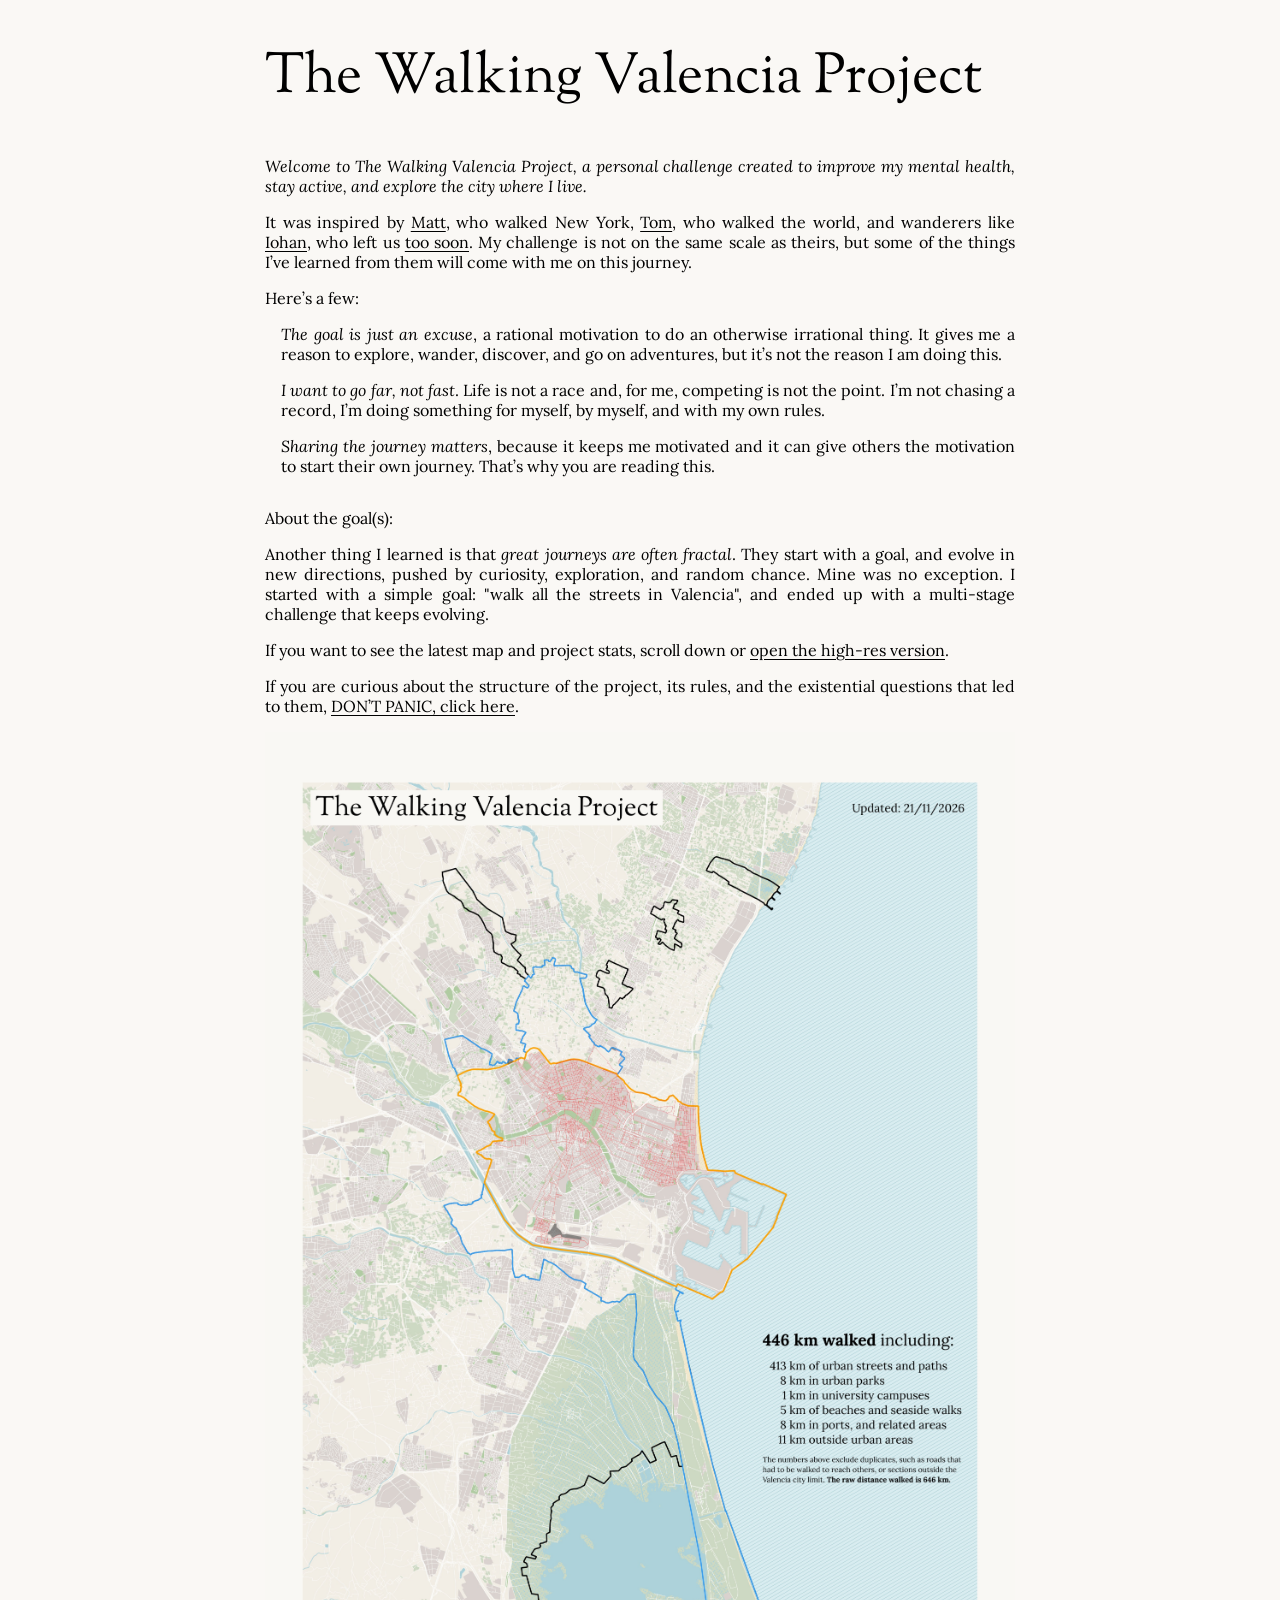
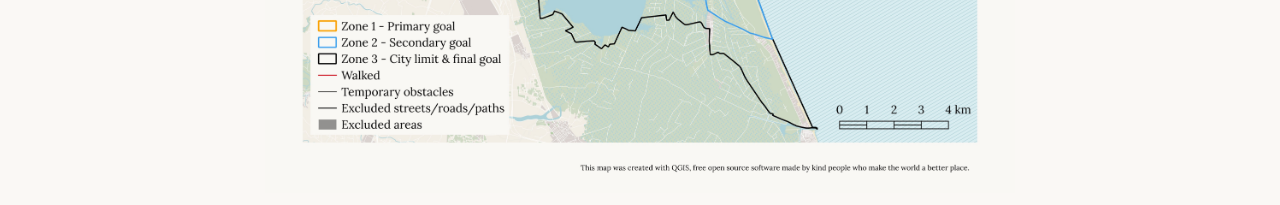
<file: index.html>
<!DOCTYPE html>
<script data-goatcounter="https://marcoserusi.goatcounter.com/count"
        async src="//gc.zgo.at/count.js"></script>
<html lang="en">
	<head>
		<meta charset="utf-8">
		<title>The Walking Valencia Project</title>
		<meta name="viewport" content="width=device-width, initial-scale=1">
		<link rel="stylesheet" href="style.css">
	</head>
	
	<body>
		<main>
			<h1 class="home-title">The Walking Valencia Project</h1>
			<p><em>Welcome to The Walking Valencia Project, a personal challenge created to improve my mental health, stay active, and explore the city where I live.</em></p>
			<p >It was inspired by <a href="https://imjustwalkin.com/" target="_blank" rel="noopener"> Matt</a>, who walked New York, <a href="https://www.instagram.com/theworldwalk" target="_blank" rel="noopener">Tom</a>, who walked the world, and wanderers like <a href="https://www.bikewanderer.com/"target="_blank" rel="noopener">Iohan</a>, who left us <a href="https://www.cyclingabout.com/tribute-to-iohan-gueorguiev-bike-wanderer/"target="_blank" rel="noopener">too soon</a>. My challenge is not on the same scale as theirs, but some of the things I’ve learned from them will come with me on this journey. </p>
			<p>Here’s a few:</p>
			<p class="indent-block"><em>The goal is just an excuse</em>, a rational motivation to do an otherwise irrational thing. It gives me a reason to explore, wander, discover, and go on adventures, but it’s not the reason I am doing this.</p>
			<p class="indent-block"><em>I want to go far, not fast</em>. Life is not a race and, for me, competing is not the point. I’m not chasing a record, I’m doing something for myself, by myself, and with my own rules.</p>
			<p class="indent-block"><em>Sharing the journey matters</em>, because it keeps me motivated and it can give others the motivation to start their own journey. That’s why you are reading this.</p>
			<p class="space-above">About the goal(s):</p>
			<p>Another thing I learned is that <em> great journeys are often fractal</em>. They start with a goal, and evolve in new directions, pushed by curiosity, exploration, and random chance. Mine was no exception. I started with a simple goal: "walk all the streets in Valencia", and ended up with a multi-stage challenge that keeps evolving.</p>
			<p>If you want to see the latest map and project stats, scroll down or <a href="maps/latest_high.jpeg"target="_blank" rel="noopener">open the high-res version</a>.</p> 
			<p>If you are curious about the structure of the project, its rules, and the existential questions that led to them, <a href="42.html"> DON’T PANIC, click here</a>.</p>
			<img src="maps/latest_low.jpeg" alt="map of the streets walked as part of the walking valencia project">
		</main>	
	</body>

</html>
</file>
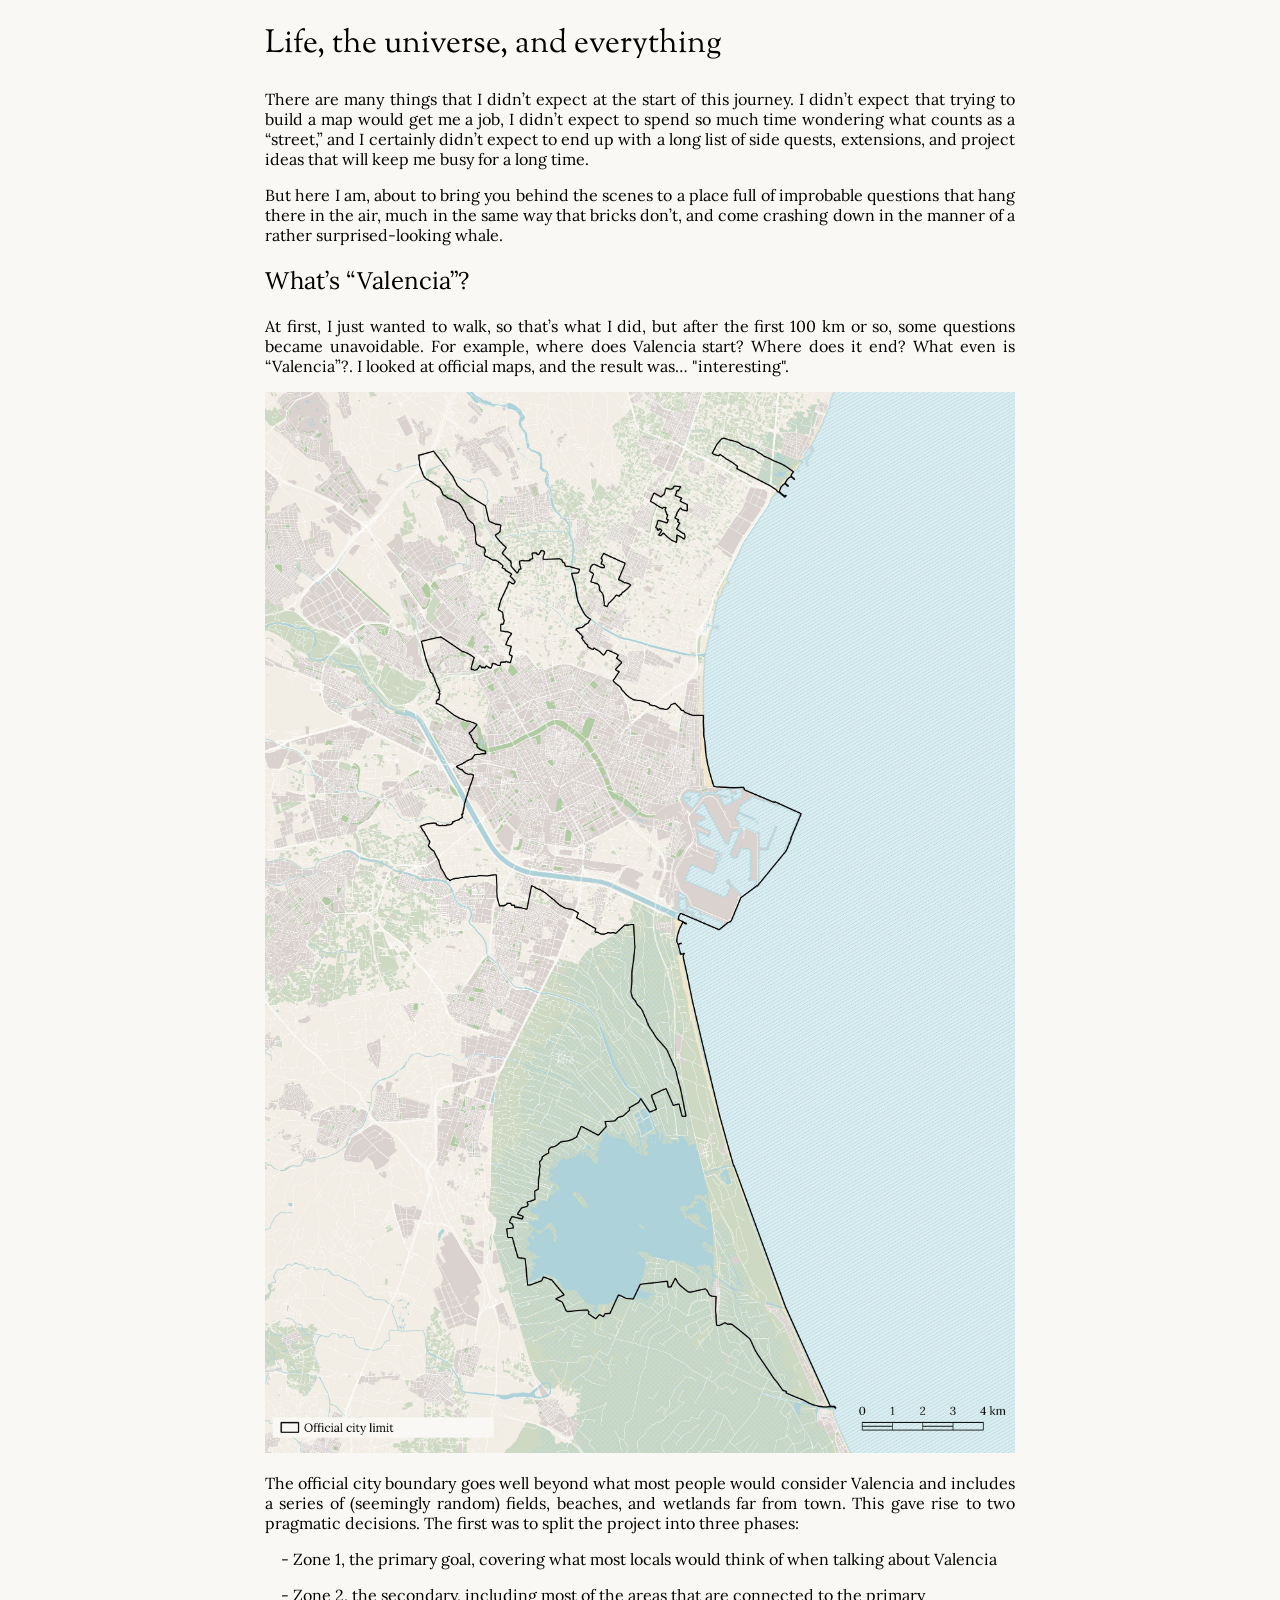
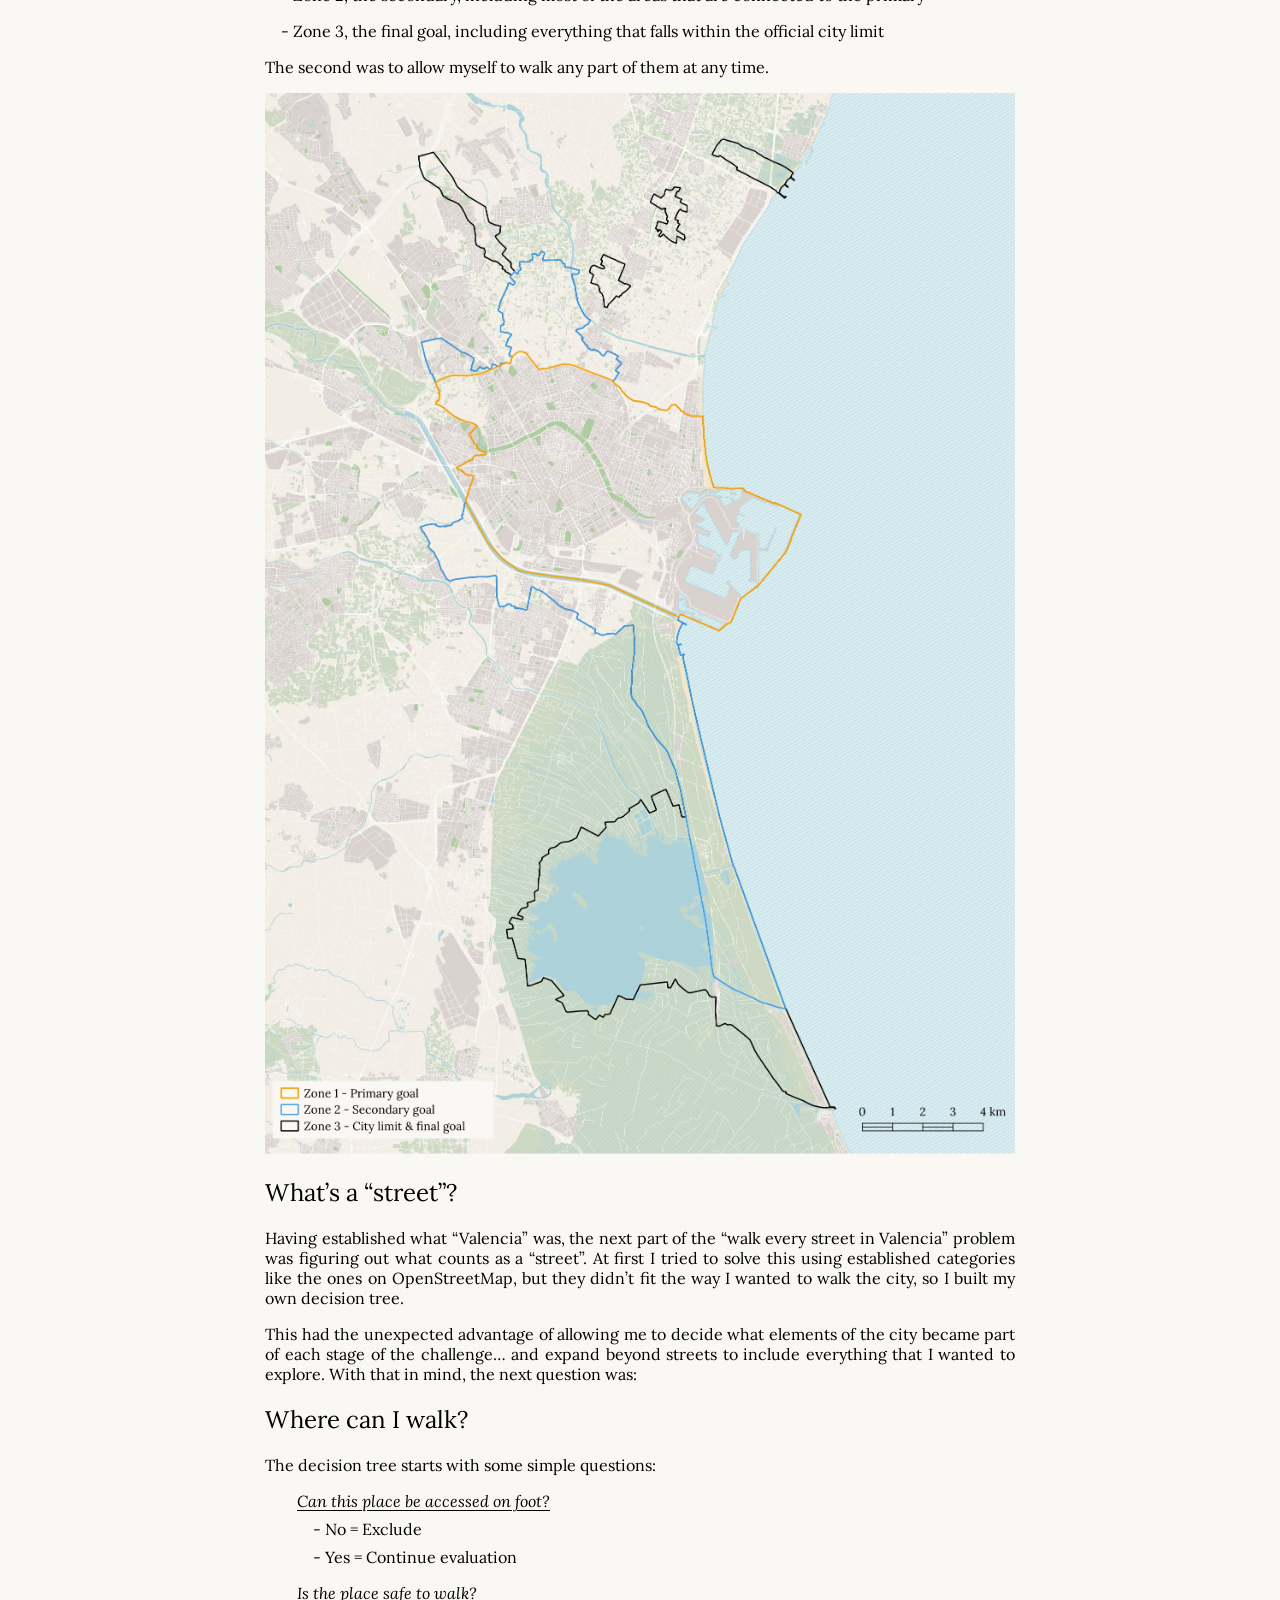
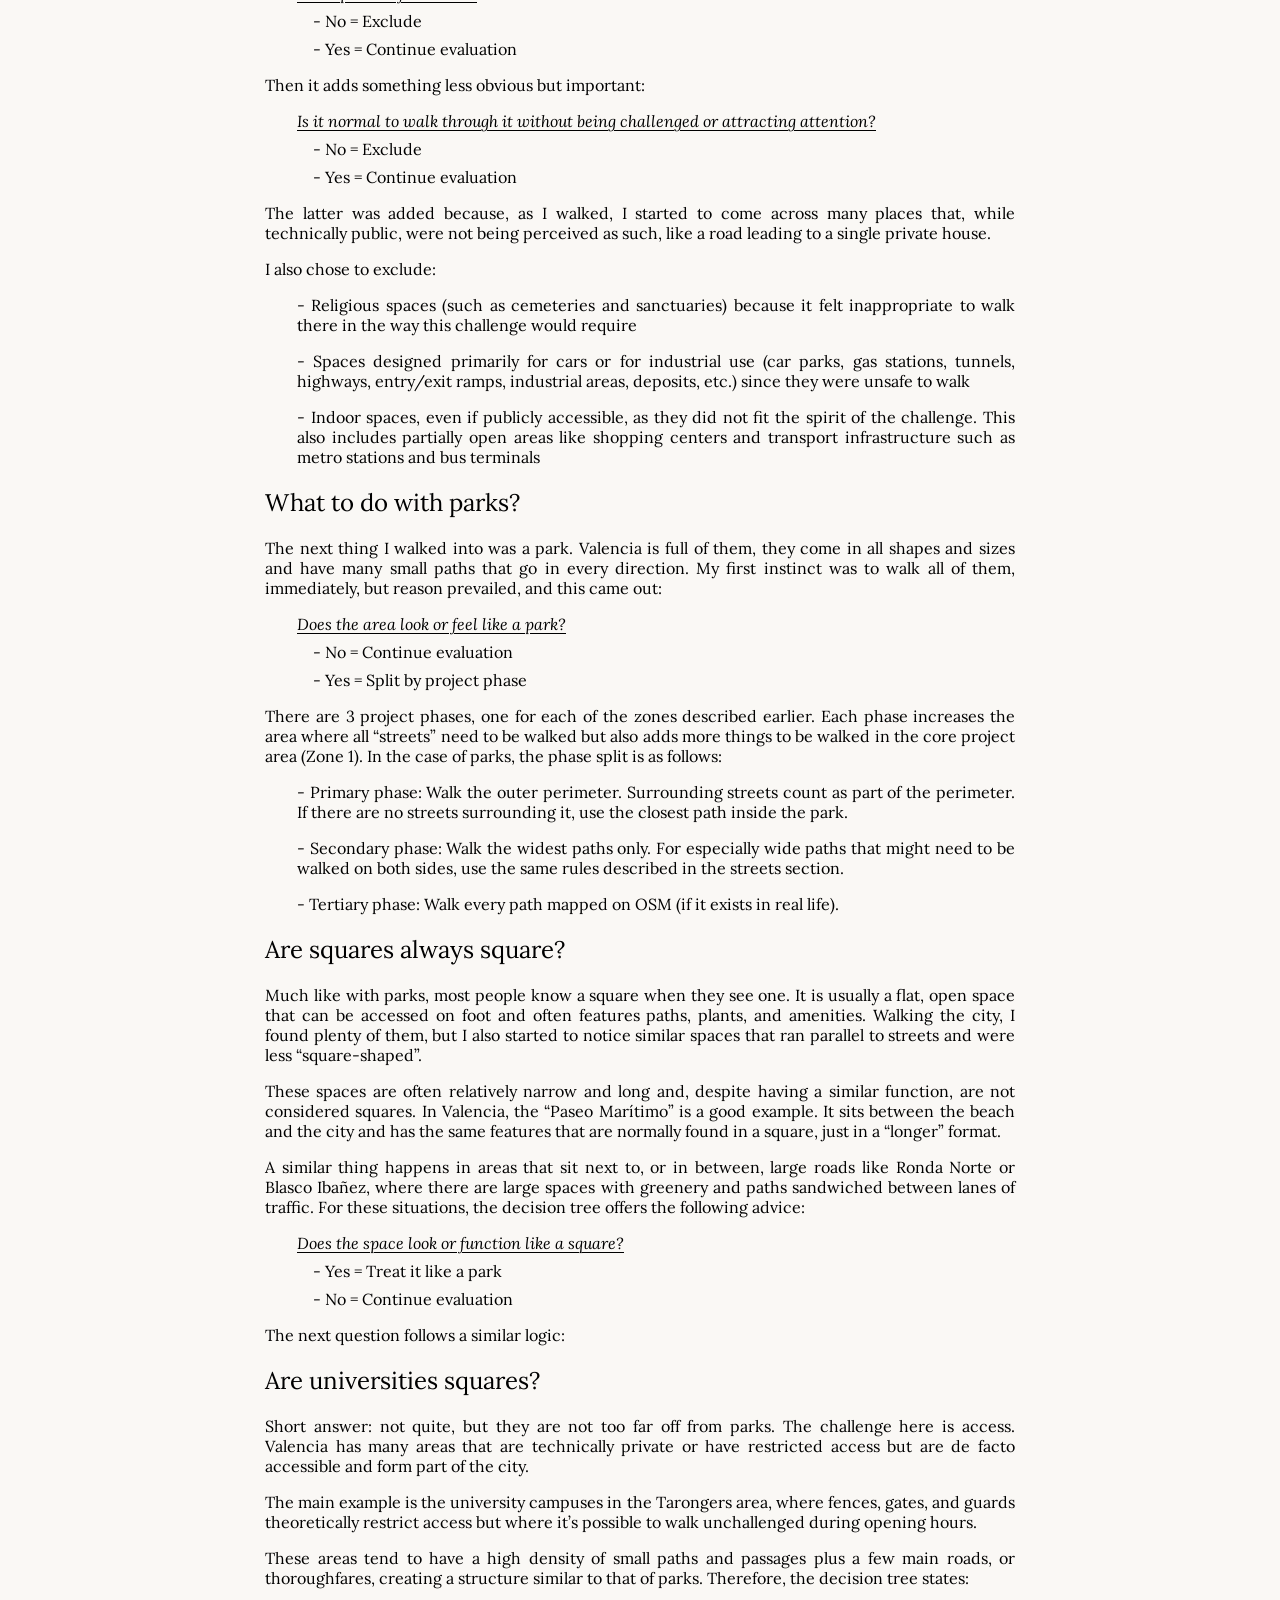
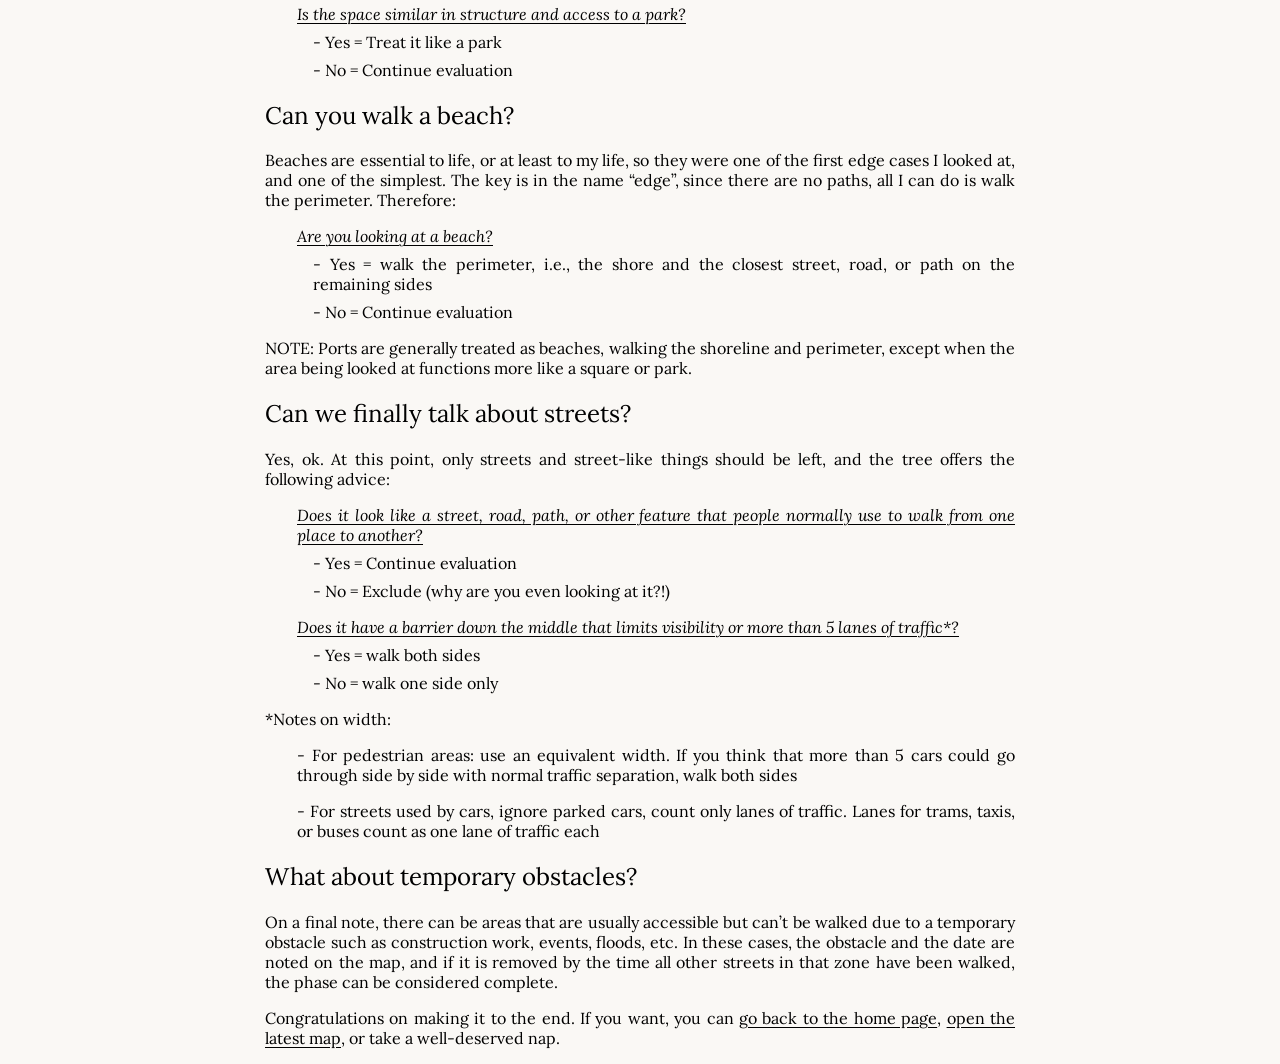
<file: 42.html>
<!DOCTYPE html>
<script data-goatcounter="https://marcoserusi.goatcounter.com/count"
        async src="//gc.zgo.at/count.js"></script>
<html lang="en">
	<head>
		<meta charset="utf-8">
		<title>The Walking Valencia Project</title>
		<meta name="viewport" content="width=device-width, initial-scale=1">
		<link rel="stylesheet" href="style.css">
	</head>
	
	<body>
		<main>
			<h1> Life, the universe, and everything </h1>
			
			<p>There are many things that I didn’t expect at the start of this journey. I didn’t expect that trying to build a map would get me a job, I didn’t expect to spend so much time wondering what counts as a “street,” and I certainly didn’t expect to end up with a long list of side quests, extensions, and project ideas that will keep me busy for a long time. </p>
			<p>But here I am, about to bring you behind the scenes to a place full of improbable questions that hang there in the air, much in the same way that bricks don’t, and come crashing down in the manner of a rather surprised-looking whale.</p>
						 
			 
			<h2>What’s “Valencia”?</h2>
			
			<p>At first, I just wanted to walk, so that’s what I did, but after the first 100 km or so, some questions became unavoidable. For example, where does Valencia start? Where does it end? What even is “Valencia”?. I looked at official maps, and the result was… "interesting".</p>
			<img src="maps/city-limit.jpeg" alt="map of valencia showing the official city limit">
			
			<p>The official city boundary goes well beyond what most people would consider Valencia and includes a series of (seemingly random) fields, beaches, and wetlands far from town. This gave rise to two pragmatic decisions. The first was to split the project into three phases:</p>
			<p class="indent-block">- Zone 1, the primary goal, covering what most locals would think of when talking about Valencia</p>
			<p class="indent-block">- Zone 2, the secondary, including most of the areas that are connected to the primary</p>
			<p class="indent-block">- Zone 3, the final goal, including everything that falls within the official city limit</p>
			<p>The second was to allow myself to walk any part of them at any time.</p>
			<img src="maps/zones.jpeg" alt="map of valencia showing the official city limit">

			<h2>What’s a “street”?</h2>
			
			<p>Having established what “Valencia” was, the next part of the “walk every street in Valencia” problem was figuring out what counts as a “street”. At first I tried to solve this using established categories like the ones on OpenStreetMap, but they didn’t fit the way I wanted to walk the city, so I built my own decision tree.</p>
			<p>This had the unexpected advantage of allowing me to decide what elements of the city became part of each stage of the challenge… and expand beyond streets to include everything that I wanted to explore.  With that in mind, the next question was: </p>
			
			<h2>Where can I walk?</h2>
			
			<p>The decision tree starts with some simple questions:</p>
			
			<p class="indent-tree">Can this place be accessed on foot?</p>
			 <p class="tree-dash">- No = Exclude</p>
			 <p class="tree-dash">- Yes = Continue evaluation</p>

			<p class="indent-tree">Is the place safe to walk?</p>
			 <p class="tree-dash">- No = Exclude</p>
			 <p class="tree-dash">- Yes = Continue evaluation</p>
						
			<p>Then it adds something less obvious but important:</p>
			
			<p class="indent-tree">Is it normal to walk through it without being challenged or attracting attention?</p>
			 <p class="tree-dash">- No = Exclude</p>
			 <p class="tree-dash">- Yes = Continue evaluation</p>
			
			<p>The latter was added because, as I walked, I started to come across many places that, while technically public, were not being perceived as such, like a road leading to a single private house. </p>
			<p>I also chose to exclude:</p>
			
			 <p class="indent-list">- Religious spaces (such as cemeteries and sanctuaries) because it felt inappropriate to walk there in the way this challenge would require</p>
			 <p class="indent-list">- Spaces designed primarily for cars or for industrial use (car parks, gas stations, tunnels, highways, entry/exit ramps, industrial areas, deposits, etc.) since they were unsafe to walk </p>
			 <p class="indent-list">- Indoor spaces, even if publicly accessible, as they did not fit the spirit of the challenge. This also includes partially open areas like shopping centers and transport infrastructure such as metro stations and bus terminals</p>
			
			<h2>What to do with parks?</h2>
						
			<p>The next thing I walked into was a park. Valencia is full of them, they come in all shapes and sizes and have many small paths that go in every direction. My first instinct was to walk all of them, immediately, but reason prevailed, and this came out:</p>
			
			<p class="indent-tree">Does the area look or feel like a park?</p>
			 <p class="tree-dash">- No = Continue evaluation</p>
			 <p class="tree-dash">- Yes = Split by project phase</p>
			
			<p>There are 3 project phases, one for each of the zones described earlier. Each phase increases the area where all “streets” need to be walked but also adds more things to be walked in the core project area (Zone 1). In the case of parks, the phase split is as follows:</p>
			
			  <p class="indent-list">- Primary phase: Walk the outer perimeter. Surrounding streets count as part of the perimeter. If there are no streets surrounding it, use the closest path inside the park.</p>
			  <p class="indent-list">- Secondary phase: Walk the widest paths only. For especially wide paths that might need to be walked on both sides, use the same rules described in the streets section.</p>
			  <p class="indent-list">- Tertiary phase: Walk every path mapped on OSM (if it exists in real life).</p>
			
			<h2> Are squares always square? </h2>
			<p>Much like with parks, most people know a square when they see one. It is usually a flat, open space that can be accessed on foot and often features paths, plants, and amenities. Walking the city, I found plenty of them, but I also started to notice similar spaces that ran parallel to streets and were less “square-shaped”.</p>
			<p>These spaces are often relatively narrow and long and, despite having a similar function, are not considered squares. In Valencia, the “Paseo Marítimo” is a good example. It sits between the beach and the city and has the same features that are normally found in a square, just in a “longer” format. </p>
			<p> A similar thing happens in areas that sit next to, or in between, large roads like Ronda Norte or Blasco Ibañez, where there are large spaces with greenery and paths sandwiched between lanes of traffic. For these situations, the decision tree offers the following advice:</p>
			
			<p class="indent-tree">Does the space look or function like a square?</p>
			 <p class="tree-dash">- Yes = Treat it like a park</p>
			 <p class="tree-dash">- No = Continue evaluation</p>
			<p>The next question follows a similar logic:</p>
			
			<h2>Are universities squares?</h2>
			<p>Short answer: not quite, but they are not too far off from parks. The challenge here is access. Valencia has many areas that are technically private or have restricted access but are de facto accessible and form part of the city.</p>
			<p>The main example is the university campuses in the Tarongers area, where fences, gates, and guards theoretically restrict access but where it’s possible to walk unchallenged during opening hours.</p>
			<p>These areas tend to have a high density of small paths and passages plus a few main roads, or thoroughfares, creating a structure similar to that of parks. Therefore, the decision tree states:</p>
			
			<p class="indent-tree">Is the space similar in structure and access to a park?</p>
			 <p class="tree-dash">- Yes = Treat it like a park</p>
			 <p class="tree-dash">- No = Continue evaluation</p>
			 
			<h2>Can you walk a beach?</h2>
			<p>Beaches are essential to life, or at least to my life, so they were one of the first edge cases I looked at, and one of the simplest. The key is in the name “edge”, since there are no paths, all I can do is walk the perimeter. Therefore:</p>
			
			<p class="indent-tree">Are you looking at a beach?</p>
			 <p class="tree-dash">- Yes = walk the perimeter, i.e., the shore and the closest street, road, or path on the remaining sides</p>
			 <p class="tree-dash">- No = Continue evaluation</p>
			
			<p>NOTE: Ports are generally treated as beaches, walking the shoreline and perimeter, except when the area being looked at functions more like a square or park.</p>
			
			<h2>Can we finally talk about streets?</h2>
			<p>Yes, ok. At this point, only streets and street-like things should be left, and the tree offers the following advice:</p>
			
			<p class="indent-tree">Does it look like a street, road, path, or other feature that people normally use to walk from one place to another? </p>
			 <p class="tree-dash">- Yes = Continue evaluation</p>
			 <p class="tree-dash">- No = Exclude (why are you even looking at it?!)</p>
			
			<p class="indent-tree">Does it have a barrier down the middle that limits visibility or more than 5 lanes of traffic*?</p>
			 <p class="tree-dash">- Yes = walk both sides</p>
			 <p class="tree-dash">- No = walk one side only</p>
			
			<p>*Notes on width:</p>
			 <p class="indent-list">- For pedestrian areas: use an equivalent width. If you think that more than 5 cars could go through side by side with normal traffic separation, walk both sides</p>
			 <p class="indent-list">- For streets used by cars, ignore parked cars, count only lanes of traffic. Lanes for trams, taxis, or buses count as one lane of traffic each</p>
			
			<h2>What about temporary obstacles?</h2>
			<p>On a final note, there can be areas that are usually accessible but can’t be walked due to a temporary obstacle such as construction work, events, floods, etc. In these cases, the obstacle and the date are noted on the map, and if it is removed by the time all other streets in that zone have been walked, the phase can be considered complete.</p>
			
			<p>Congratulations on making it to the end. If you want, you can <a href="index.html">go back to the home page</a>, <a href="maps/latest_high.jpeg"target="_blank" rel="noopener"> open the latest map</a>, or take a well-deserved nap.</p>
		</main>	
	</body>

</html>
</file>
<file: style.css>
/* Fonts */
@font-face{
	font-family: "Sorts Mill Goudy";
	src: url("fonts/SortsMillGoudy-Regular.ttf") format("truetype");
	font-weight: 400;
	font-style: normal;
	}
	
@font-face{
	font-family: "Sorts Mill Goudy";
	src: url("fonts/SortsMillGoudy-Italic.ttf") format("truetype");
	font-weight: 400;
	font-style: italic;
	}
	
@font-face{
	font-family: "Lora";
	src: url("fonts/Lora-VariableFont_wght.ttf") format("truetype");
	font-weight: 400 700;
	font-style: normal;
	}
	
@font-face{
	font-family: "Lora";
	src: url("fonts/Lora-Italic-VariableFont_wght.ttf") format("truetype");
	font-weight: 400 700;
	font-style: italic;
	}
	
/* Page */
body{
	font-family: "Lora";
	background-color:#faf8f5;
	}

h1 {
	font-family: "Sorts Mill Goudy";
	font-weight: normal;
	}

h2 {
	font-weight: normal;
	}

h3 {
	font-weight: normal;
	}
	
p {
	text-align: justify;
	hyphens: manual;
	}

.home-title{
	font-size: 3.5rem;
	}
	
img {
	width: 100%;
	height: auto;
	}
	
main{
	max-width: 75ch;
	margin: 0 auto;
	}
	
.space-above{
	margin-top: 2rem;
	}
	
.indent-block {
	margin-left: 1rem;
	}
	
.indent-tree {
	margin-left: 2rem;
	margin-bottom: 0.5rem;
	text-decoration: underline;
	text-decoration-thickness: 0.5px;
	text-underline-offset: 0.2em;
	font-style: italic;
	}

.tree-dash {
	margin-left: 3rem;
	margin-top: 0;
	margin-bottom: 0.5rem;
	}

.tree-dash-2 {
	margin-left: 5rem;
	margin-top: 0;
	margin-bottom: 0.5rem;
	}
	
.indent-list {
	margin-left: 2rem;
	margin-bottom: 0.5rem;
	}
	
.shortcuts-list {
	margin-left: 2rem;
	margin-top: 0.5rem;
	margin-bottom: 0.5rem;
	}

a {
	color: #000000;
	text-underline-offset: 0.2em;
}

a:visited {
	color: #000000;
}

a:hover {
	color: #0000EE;
}
</file>
